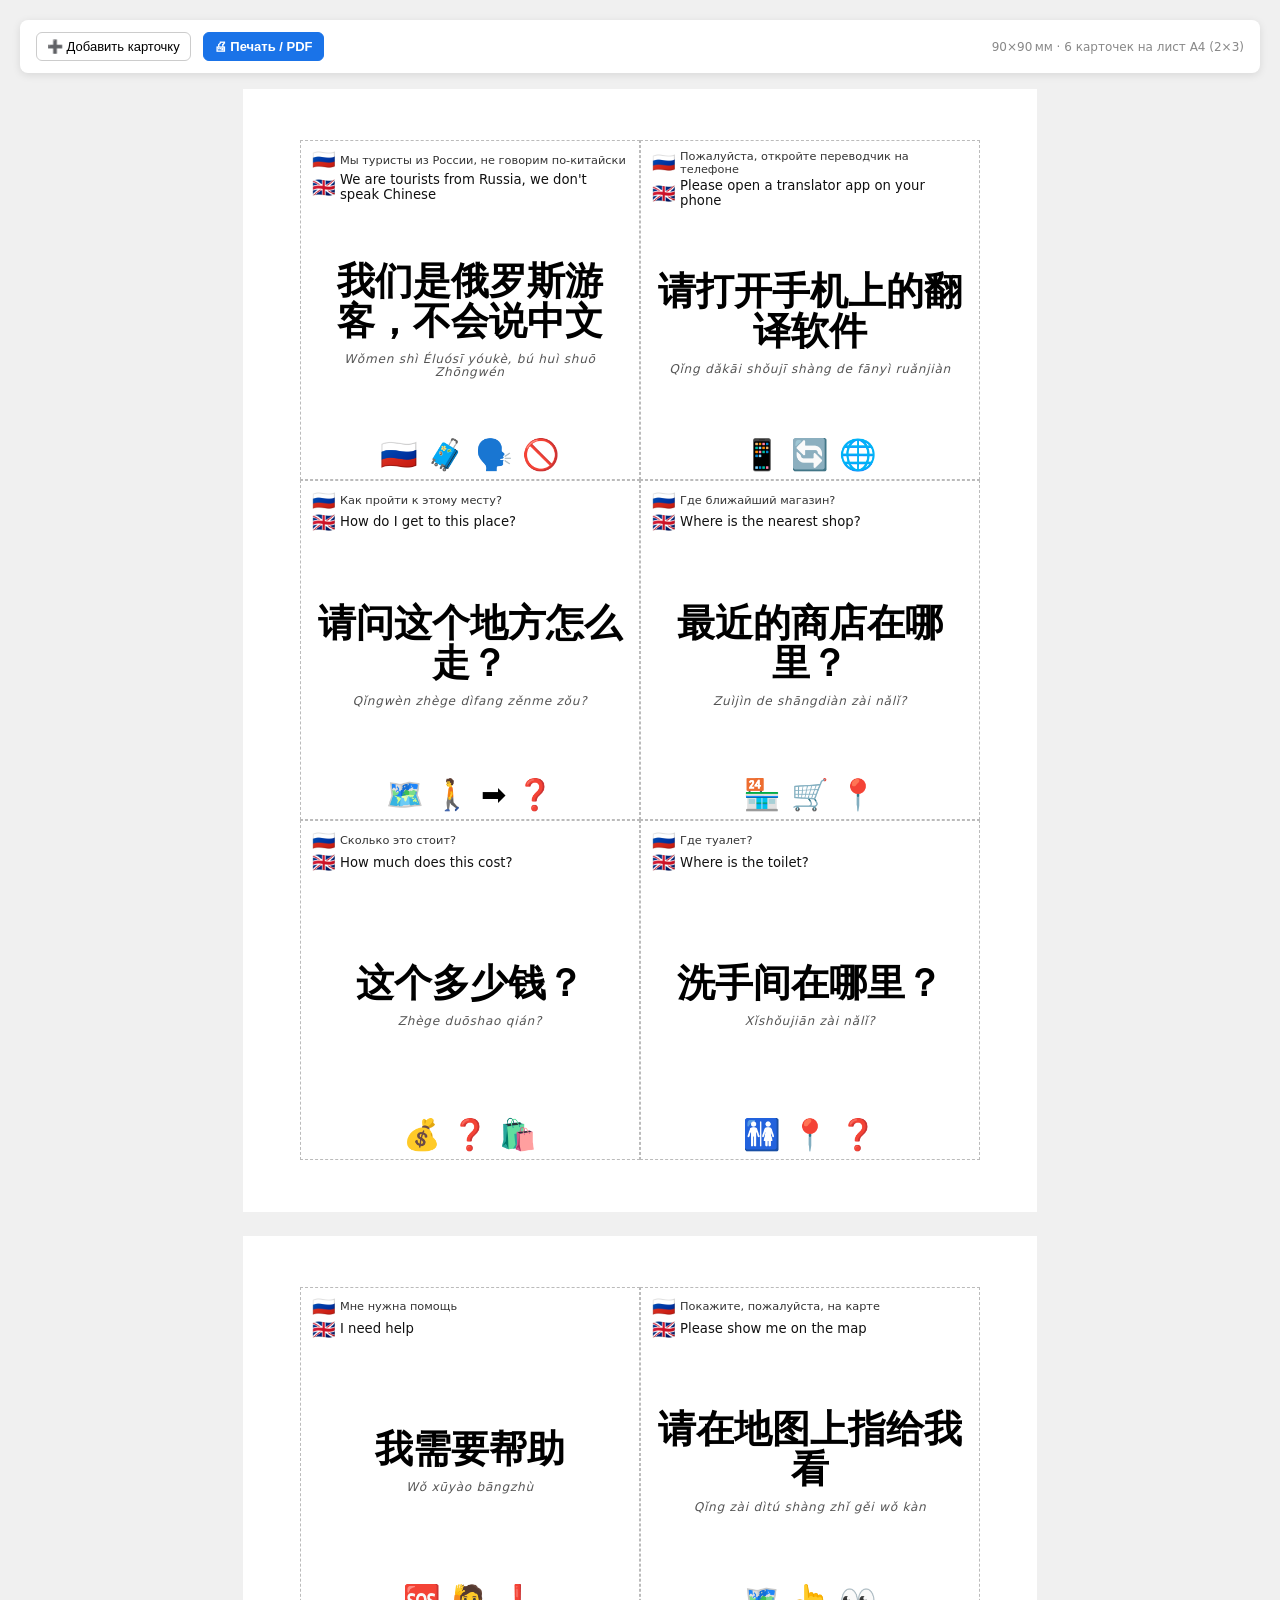
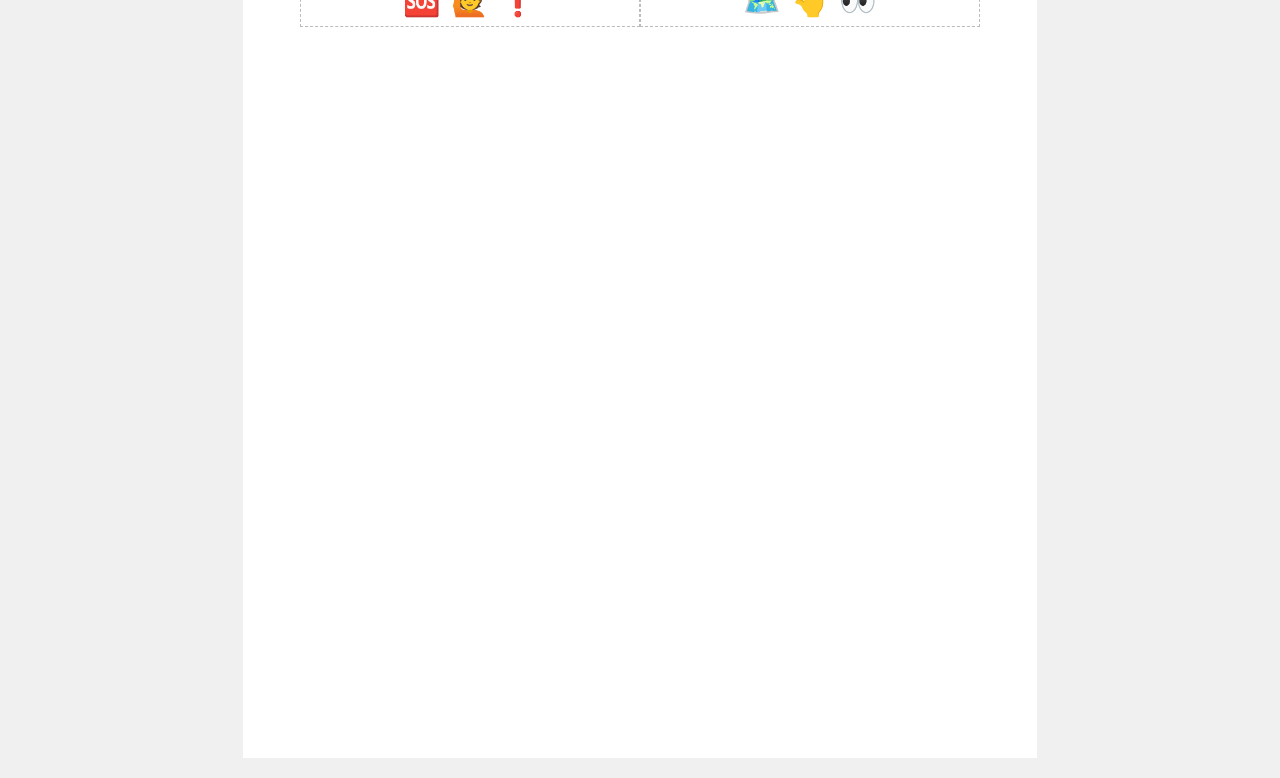
<file: index.html>
<!DOCTYPE html>
<html lang="ru">
<head>
    <meta charset="UTF-8">
    <meta name="viewport" content="width=device-width, initial-scale=1">
    <title>Карточки для Китая</title>
    <link rel="stylesheet" href="./css/variables.css">
    <link rel="stylesheet" href="./css/base.css">
    <link rel="stylesheet" href="./css/toolbar.css">
    <link rel="stylesheet" href="./css/add-panel.css">
    <link rel="stylesheet" href="./css/sheet.css">
    <link rel="stylesheet" href="./css/card.css">
    <link rel="stylesheet" href="./css/print.css">
</head>
<body>

<header class="toolbar">
    <button class="toolbar__button" type="button" id="toggleAdd">➕ Добавить карточку</button>
    <button class="toolbar__button toolbar__button--primary" type="button" onclick="window.print()">🖨 Печать / PDF</button>
    <span class="toolbar__hint">90×90 мм · 6 карточек на лист A4 (2×3)</span>
</header>

<section class="add-panel" id="addPanel">
    <label class="add-panel__row">
        <input class="add-panel__input" type="text" id="inputRu" placeholder="Русский текст">
    </label>
    <label class="add-panel__row">
        <input class="add-panel__input" type="text" id="inputEn" placeholder="English text">
    </label>
    <label class="add-panel__row">
        <input class="add-panel__input add-panel__input--hanzi" type="text" id="inputZh" placeholder="中文">
    </label>
    <label class="add-panel__row">
        <input class="add-panel__input" type="text" id="inputPinyin" placeholder="Pinyin">
    </label>
    <label class="add-panel__row">
        <input class="add-panel__input" type="text" id="inputIcons" placeholder="Пиктограммы" value="📍">
    </label>
    <div class="add-panel__row">
        <button class="add-panel__button add-panel__button--primary" type="button" id="btnAdd">Добавить карточку</button>
        <button class="add-panel__button" type="button" id="btnClear">Сбросить к phrases.js</button>
    </div>
    <p class="add-panel__hint">Обязательны русский и иероглифы. Постоянный набор — js/phrases.js.</p>
    <div class="add-panel__status" id="status" role="status"></div>
</section>

<div class="sheets" id="sheets"></div>

<script src="./js/phrases.js"></script>
<script src="./js/template.js"></script>
<script src="./js/app.js"></script>
</body>
</html>
</file>
<file: css/variables.css>
:root {
    --card-w: 90mm;
    --card-h: 90mm;
    --sheet-w: 210mm;
    --sheet-h: 297mm;
    --sheet-pad-x: 15mm;
    --sheet-pad-y: 13.5mm;
}
</file>
<file: css/base.css>
* { box-sizing: border-box; margin: 0; padding: 0; }

body {
    font-family: system-ui, sans-serif;
    background: #f0f0f0;
    padding: 20px;
}
</file>
<file: css/toolbar.css>
.toolbar {
    position: sticky;
    top: 0;
    z-index: 10;
    display: flex;
    flex-wrap: wrap;
    align-items: center;
    gap: 12px;
    margin-bottom: 16px;
    padding: 12px 16px;
    border-radius: 8px;
    background: #fff;
    box-shadow: 0 2px 8px rgba(0, 0, 0, 0.1);
}

.toolbar__button {
    padding: 6px 10px;
    border: 1px solid #ccc;
    border-radius: 6px;
    background: #fff;
    font-size: 13px;
    cursor: pointer;
}

.toolbar__button--primary {
    border-color: #1a73e8;
    background: #1a73e8;
    color: #fff;
    font-weight: 600;
}

.toolbar__button--primary:hover {
    background: #1557b0;
}

.toolbar__hint {
    margin-left: auto;
    font-size: 12px;
    color: #888;
}
</file>
<file: css/add-panel.css>
.add-panel {
    display: none;
    margin-bottom: 16px;
    padding: 16px;
    border-radius: 8px;
    background: #fff;
    box-shadow: 0 2px 8px rgba(0, 0, 0, 0.1);
}

.add-panel--open {
    display: block;
}

.add-panel__row {
    display: flex;
    flex-wrap: wrap;
    gap: 10px;
    margin-bottom: 8px;
}

.add-panel__input {
    flex: 1;
    min-width: 180px;
    padding: 8px 10px;
    border: 1px solid #ccc;
    border-radius: 6px;
    font-size: 14px;
}

.add-panel__input--hanzi {
    font-size: 18px;
    font-family: "Noto Sans CJK SC", "PingFang SC", "Microsoft YaHei", sans-serif;
}

.add-panel__button {
    padding: 8px 14px;
    border: 1px solid #ccc;
    border-radius: 6px;
    background: #fff;
    font-size: 14px;
    cursor: pointer;
}

.add-panel__button--primary {
    border-color: #1a73e8;
    background: #1a73e8;
    color: #fff;
    font-weight: 600;
}

.add-panel__button--primary:hover {
    background: #1557b0;
}

.add-panel__hint {
    margin-top: 4px;
    font-size: 12px;
    color: #888;
}

.add-panel__status {
    display: none;
    margin-top: 8px;
    padding: 6px 10px;
    border-radius: 4px;
    font-size: 13px;
}

.add-panel__status--ok {
    display: block;
    background: #e6f4ea;
    color: #137333;
}

.add-panel__status--err {
    display: block;
    background: #fce8e6;
    color: #c5221f;
}
</file>
<file: css/sheet.css>
.sheets {
    display: flex;
    flex-direction: column;
    align-items: center;
    gap: 24px;
}

.sheet {
    display: grid;
    grid-template-columns: repeat(2, var(--card-w));
    grid-template-rows: repeat(3, var(--card-h));
    gap: 0;
    box-sizing: border-box;
    width: var(--sheet-w);
    min-height: var(--sheet-h);
    padding: var(--sheet-pad-y) var(--sheet-pad-x);
    background: #fff;
    page-break-after: always;
}

.sheet:last-child {
    page-break-after: auto;
}
</file>
<file: css/card.css>
.card {
    position: relative;
    display: flex;
    flex-direction: column;
    align-items: stretch;
    justify-content: space-between;
    overflow: hidden;
    width: var(--card-w);
    height: var(--card-h);
    padding: 2.5mm 3mm;
    border: 0.4mm dashed #bbb;
    background: #fff;
    page-break-inside: avoid;
}

.card__delete {
    position: absolute;
    top: 1mm;
    right: 1mm;
    display: none;
    align-items: center;
    justify-content: center;
    width: 5mm;
    height: 5mm;
    border: none;
    border-radius: 50%;
    background: #eee;
    color: #666;
    font-size: 3mm;
    line-height: 1;
    cursor: pointer;
}

.card:hover .card__delete {
    display: flex;
}

.card__desc {
    display: flex;
    flex-direction: column;
    gap: 1mm;
}

.card__line {
    display: flex;
    align-items: center;
    gap: 1mm;
    line-height: 1.1;
}

.card__flag {
    flex: 0 0 auto;
    font-size: 5mm;
    line-height: 1;
}

.card__text--ru {
    font-size: 3mm;
    color: #333;
}

.card__text--en {
    font-size: 3.5mm;
    color: #111;
    font-weight: 500;
}

.card__zh {
    display: flex;
    flex: 1 1 auto;
    flex-direction: column;
    gap: 3mm;
    align-items: center;
    justify-content: center;
    overflow: hidden;
    padding: 1mm 0;
    text-align: center;
}

.card__hanzi {
    max-width: 100%;
    font-size: 10mm;
    line-height: 1.05;
    font-weight: 700;
    text-wrap: balance;
    font-family: "Noto Sans CJK SC", "PingFang SC", "Microsoft YaHei", "SimHei", sans-serif;
    white-space: normal;
    word-break: break-word;
}

.card__pinyin {
    font-size: 3.2mm;
    color: #555;
    font-style: italic;
    letter-spacing: 0.2mm;
    line-height: 1.1;
}

.card__picto {
    display: flex;
    justify-content: center;
    gap: 2mm;
    font-size: 8mm;
    line-height: 1;
}
</file>
<file: css/print.css>
@media print {
    body {
        padding: 0;
        background: #fff;
    }

    .sheets {
        gap: 0;
    }

    .toolbar,
    .add-panel,
    .card__delete {
        display: none !important;
    }

    .sheet {
        margin: 0;
    }

    .card {
        border-color: #999;
    }

    @page {
        size: A4;
        margin: 0;
    }
}
</file>
